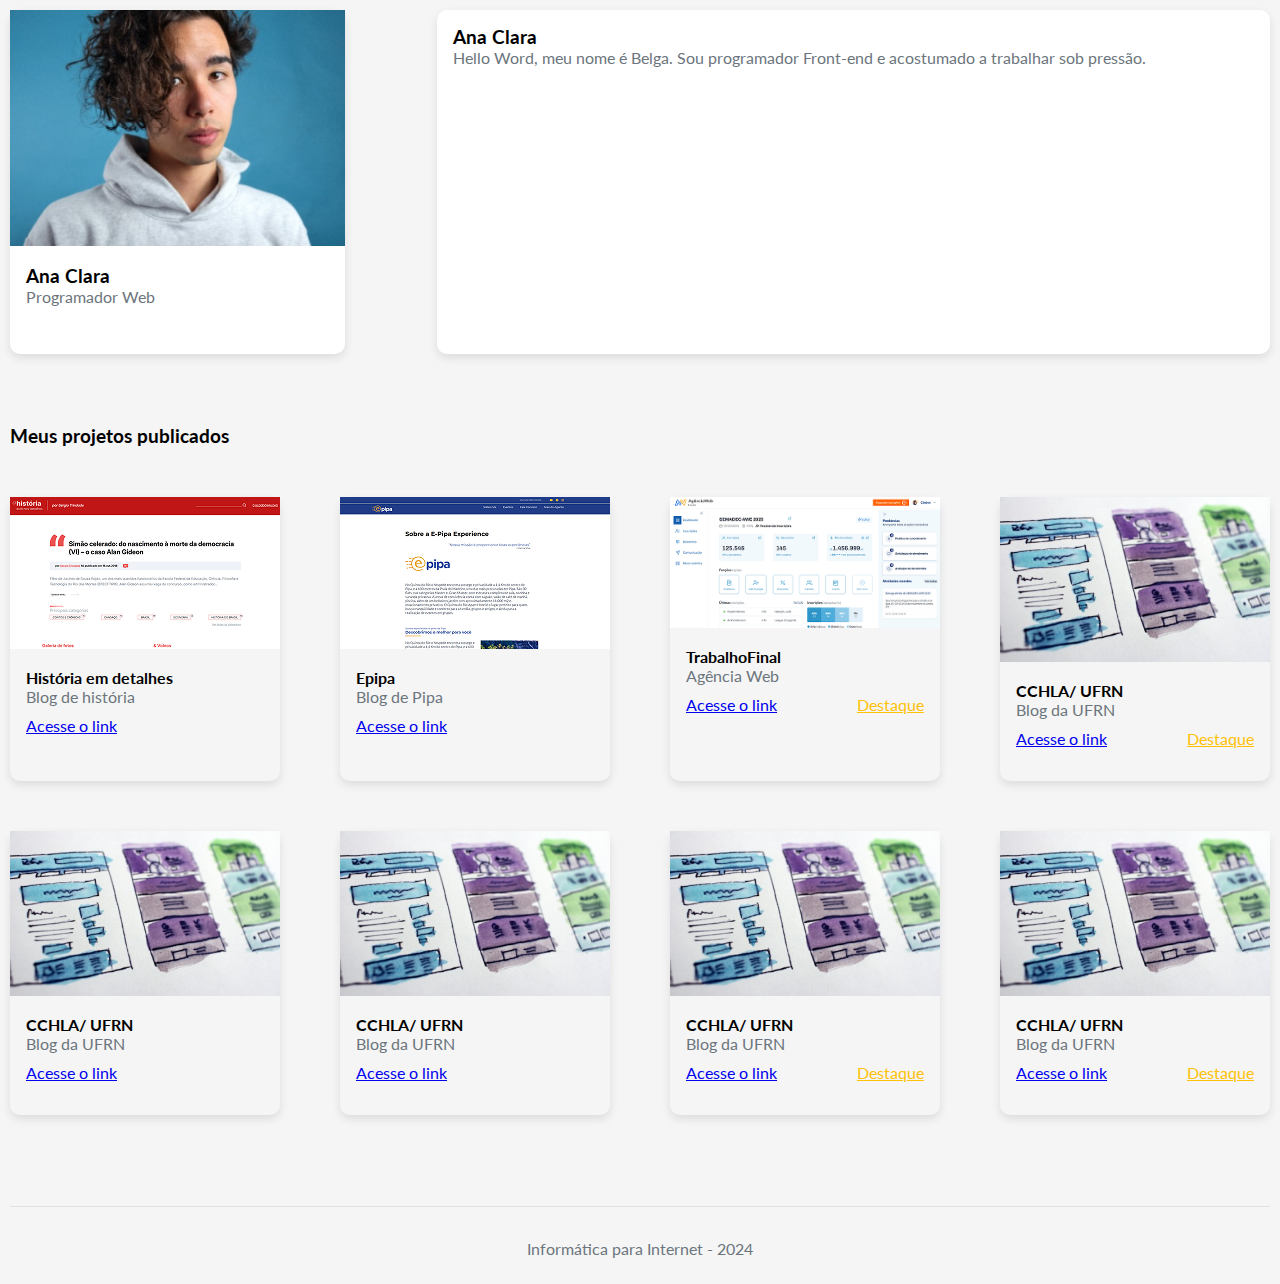
<file: index.html>
<!DOCTYPE html>
<html lang="en">
<head>
    <meta charset="UTF-8">
    <meta http-equiv="X-UA-Compatible" content="IE=edge">
    <meta name="viewport" content="width=device-width, initial-scale=1.0">
    <title>Portifólio- Ana Clara</title>
    <link rel="stylesheet" href="assets/style.css">
</head>
<body class="flex column container">
    <header class="flex">
        <div class="apresentacao">
            <img src="assets/img/foto.png" alt="">
            <div class="nome">
                <h3>Ana Clara</h3>
                <p>Programador Web</p>
            </div>
        </div>

        <div class="descricao">
            <h3>Ana Clara</h3>
            <p>Hello Word, meu nome é Belga. Sou programador Front-end e acostumado a trabalhar sob pressão.</p>
        </div>    
    </header>
    <main>
        <h3>Meus projetos publicados</h3>
        <section class="flex wrap espaco">
            <div class="sites">
                <img src="assets/img/historia.png" alt="">
                <span class="texto flex">
                    <h4>História em detalhes</h4>
                    <p>Blog de história</p>
                    <a href="assets/sites/historia/historia.html">Acesse o link</a>
                </span>
            </div>
            <div class="sites">
                <img src="assets/img/epipa.png" alt="">
                <span class="texto flex">
                    <h4>Epipa</h4>
                    <p>Blog de Pipa</p>
                    <a href="assets/sites/epipa/epipa.html">Acesse o link</a>
                </span>
            </div>
    
            <div class="sites">
                <img src="assets/img/TrabalhoFinal 1.png" alt="">
                <span class="texto flex">
                    <h4>TrabalhoFinal</h4>
                    <p>Agência Web</p>
                    <span class="flex">
                        <a href="#">Acesse o link</a>
                        <a class="Destaque" href="">Destaque</a>
                    </span>
                </span>
                
            </div>
    
            <div class="sites">
                <img src="assets/img/site.png" alt="">
                <span class="texto flex">
                    <h4>CCHLA/ UFRN</h4>
                    <p>Blog da UFRN</p>
                    <span class="flex">
                        <a href="#">Acesse o link</a>
                        <a class="Destaque" href="">Destaque</a>
                    </span>
                </span>
                
            </div>
    
            <div class="sites">
                <img src="assets/img/site.png" alt="">
                <span class="texto flex">
                    <h4>CCHLA/ UFRN</h4>
                    <p>Blog da UFRN</p>
                    <a href="#">Acesse o link</a>
                </span>
            </div>
    
            <div class="sites">
                <img src="assets/img/site.png" alt="">
                <span class="texto flex">
                    <h4>CCHLA/ UFRN</h4>
                    <p>Blog da UFRN</p>
                    <a href="#">Acesse o link</a>
                </span>
            </div>
    
            <div class="sites">
                <img src="assets/img/site.png" alt="">
                <span class="texto flex">
                    <h4>CCHLA/ UFRN</h4>
                    <p>Blog da UFRN</p>
                    <span class="flex">
                        <a href="#">Acesse o link</a>
                        <a class="Destaque" href="">Destaque</a>
                    </span>
                </span>
                
            </div>
    
            <div class="sites">
                <img src="assets/img/site.png" alt="">
                <span class="texto flex">
                    <h4>CCHLA/ UFRN</h4>
                    <p>Blog da UFRN</p>
                    <span class="flex">
                        <a href="#">Acesse o link</a>
                        <a class="Destaque" href="">Destaque</a>
                    </span>
                </span>
                
            </div>
        </section>
    </main>
    <footer class="flex">
        <p>Informática para Internet - 2024</p>
    </footer>
</body>
</html>
</file>
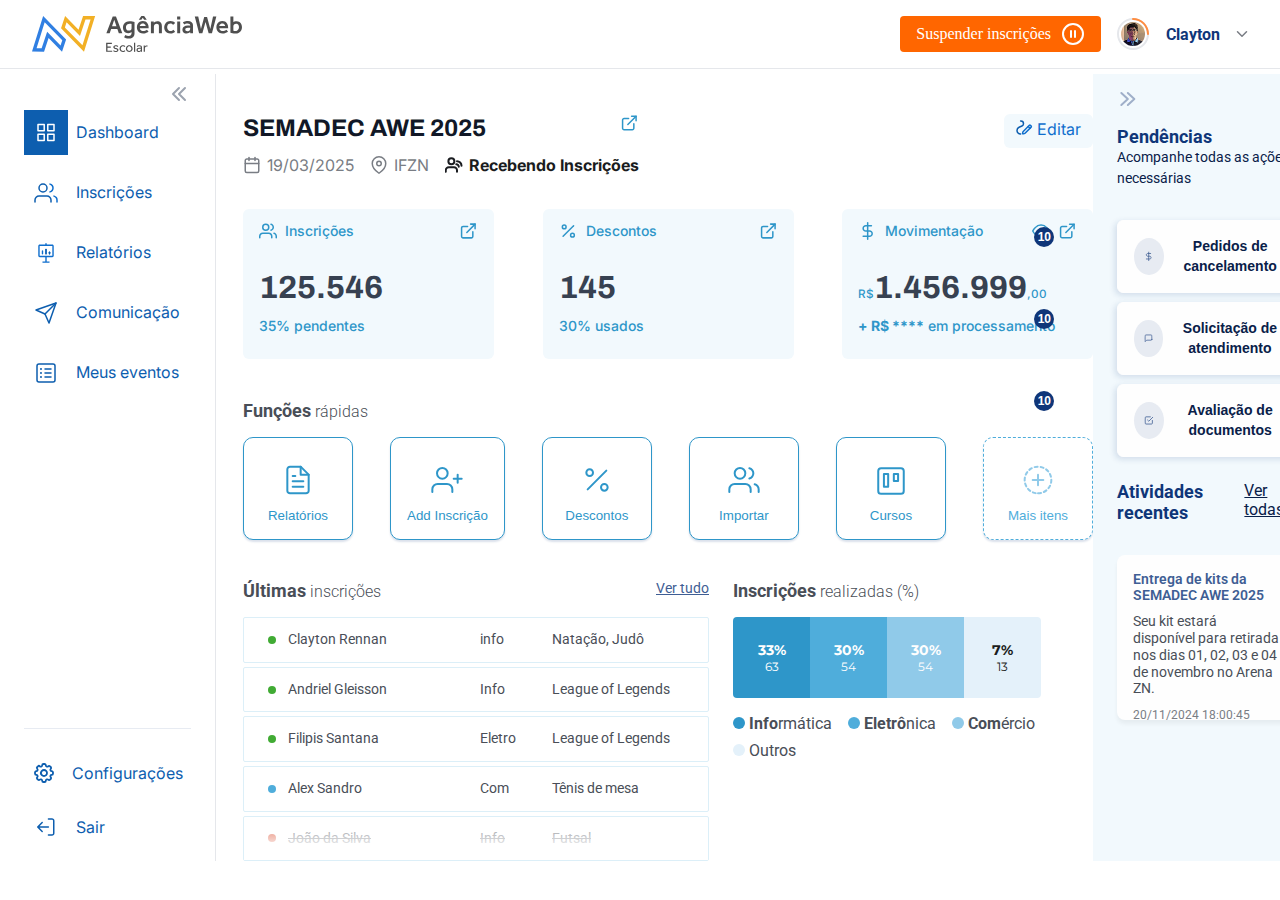
<file: assets/sites/TrabalhoFinal/index.html>
<!DOCTYPE html>
<html lang="en">
<head>
    <meta charset="UTF-8">
    <meta http-equiv="X-UA-Compatible" content="IE=edge">
    <meta name="viewport" content="width=device-width, initial-scale=1.0">
    <link rel="stylesheet" href="style.css">
    <title>Agência web</title>
</head>
<body>
    <header class="flex">
        <img src="img/logo.svg" alt="">
        <div class="flex funcoes">
            <div class="flex inscricao">
                <span>Suspender inscrições</span>
                <i><img src="img/pause-circle.svg" alt=""></i>
            </div>
            <div class="flex user">
                <svg xmlns="http://www.w3.org/2000/svg" width="32" height="32" viewBox="0 0 32 32" fill="none">
                    <defs>
                        <clipPath id="clip-circle">
                            <circle cx="16" cy="16" r="12"/>
                        </clipPath>
                    </defs>
                    <circle cx="16" cy="16" r="15" stroke="#E5E7EB" stroke-width="2"/>
                    <path d="M16 1.00001C17.9698 1.00001 19.9204 1.388 21.7402 2.14182C23.5601 2.89564 25.2137 4.00053 26.6066 5.39341C27.9995 6.78629 29.1044 8.43987 29.8582 10.2598C30.612 12.0796 31 14.0302 31 16" stroke="#FF8C40" stroke-width="2" stroke-linecap="round" stroke-linejoin="round"/>
                    <circle cx="16" cy="16" r="12" fill="#F3F4F6"/>
                    <image x="4" y="4" width="24" height="24" href="img/image.png" clip-path="url(#clip-circle)"/>
                </svg>
               <span>Clayton</span>
               <img src="img/chevron-down.svg" alt="">
            </div>
        </div>
    </header>
    <main class="flex">
        <aside class="flex barra_esquerda">
            <i><img src="img/sta_dupla.svg" alt=""></i>
            <div class="flex menus">
                <div class="navegacao flex">
                    <div class="flex item_menu dashboard">
                        <svg class="icon"xmlns="http://www.w3.org/2000/svg" width="24" height="25" viewBox="0 0 24 25" fill="none">
                            <path d="M10.2222 4.5H4V10.7222H10.2222V4.5Z" stroke="#0D5EAF" stroke-width="1.5" stroke-linecap="round" stroke-linejoin="round"/>
                            <path d="M20 4.5H13.7777V10.7222H20V4.5Z" stroke="#0D5EAF" stroke-width="1.5" stroke-linecap="round" stroke-linejoin="round"/>
                            <path d="M20 14.2778H13.7777V20.5H20V14.2778Z" stroke="#0D5EAF" stroke-width="1.5" stroke-linecap="round" stroke-linejoin="round"/>
                            <path d="M10.2222 14.2778H4V20.5H10.2222V14.2778Z" stroke="#0D5EAF" stroke-width="1.5" stroke-linecap="round" stroke-linejoin="round"/>
                            </svg>
                        <span>Dashboard</span>
                    </div>
                    <div class="flex item_menu">
                        <img src="img/users.svg" alt="">
                        <span>Inscrições</span>
                    </div>
                    <div class="flex item_menu">
                        <img src="img/report.svg" alt=""> 
                        <span>Relatórios</span>
                    </div>
                    <div class="flex item_menu">
                        <img src="img/send.svg" alt="">
                        <span>Comunicação</span>
                    </div>
                    <div class="flex item_menu">
                        <img src="img/Group.svg" alt="">
                        <span>Meus eventos</span>
                    </div>
                </div>
                <div class="flex menu_footer">
                    <div class="flex item_menu">
                        <img src="img/Group 427320022.svg" alt="">
                        <span>Configurações</span>
                    </div>
                    <div class="flex item_menu">
                        <img src="img/sair.svg" alt="">
                        <span>Sair</span>
                    </div>
                </div>
            </div>
        </aside>
        <section>
            <div class="flex header">
                <div>
                    <div class="flex top"> 
                        <h1>SEMADEC AWE 2025</h1>
                        <img src="img/external-link.svg" alt="">
                    </div>
                    <div class="dados flex">
                        <div class="flex">
                            <img src="img/calendar.svg" alt="">
                            <span>19/03/2025</span>
                        </div>
                        <div class="flex">
                            <img src="img/map-pin.svg" alt="">
                            <span>IFZN</span>
                        </div>
                        <div class="flex stroke">
                            <img src="img/user-check.svg" alt="">
                            <span>Recebendo Inscrições</span>
                        </div>
                    </div>
                </div>
                <div class="editar">
                    <img src="img/Group 427320024.svg" alt="">
                    <span>Editar</span>
                </div>
            </div>
            <div class="cards flex">
                <div class="flex card">
                    <div class="flex card_header">
                        <div class="flex">
                            <img src="img/users2.svg" alt="">
                            <span>Inscrições</span>
                        </div>
                        <img src="img/external-link.svg" alt="">
                    </div>
                    <div class="flex numeros">
                        <span class="numero">125.546</span>
                        <span>35% pendentes</span>
                    </div>
                </div>
                <div class="flex card">
                    <div class="flex card_header">
                        <div class="flex">
                            <img src="img/percent.svg" alt="">
                            <span>Descontos</span>
                        </div>
                        <img src="img/external-link.svg" alt="">
                    </div>
                    <div class="flex numeros">
                        <span class="numero">145</span>
                        <span>30% usados</span>
                    </div>
                </div>
                <div class="flex card">
                    <div class="flex card_header">
                        <div class="flex">
                            <img src="img/dollar-sign.svg" alt="">
                            <span>Movimentação</span>
                        </div>
                        <div class="flex rigth">
                            <img src="img/eye.svg" alt="">
                            <img src="img/external-link.svg" alt="">
                        </div>
                    </div>
                    <div class="flex numeros">
                        <span><small>R$</small><span class="numero">1.456.999</span><small>,00</small></span>
                        <span><strong>+ R$ ****</strong> em processamento</span>
                    </div>
                </div>
            </div>
            <div class="section_funcoes">
                <div class="flex funcao">
                    <h2>Funções <span>rápidas</span></h2>
                    <div class="flex botoes">
                        <button class="flex">
                            <svg xmlns="http://www.w3.org/2000/svg" width="32" height="32" viewBox="0 0 32 32" fill="none">
                                <path d="M18.6667 2.66672H8.00001C7.29277 2.66672 6.61449 2.94767 6.11439 3.44777C5.61429 3.94786 5.33334 4.62614 5.33334 5.33338V26.6667C5.33334 27.374 5.61429 28.0522 6.11439 28.5523C6.61449 29.0524 7.29277 29.3334 8.00001 29.3334H24C24.7073 29.3334 25.3855 29.0524 25.8856 28.5523C26.3857 28.0522 26.6667 27.374 26.6667 26.6667V10.6667L18.6667 2.66672Z" stroke="#2E96C9" stroke-width="2" stroke-linecap="round" stroke-linejoin="round"/>
                                <path d="M18.6667 2.66672V10.6667H26.6667" stroke="#2E96C9" stroke-width="2" stroke-linecap="round" stroke-linejoin="round"/>
                                <path d="M21.3334 17.3334H10.6667" stroke="#2E96C9" stroke-width="2" stroke-linecap="round" stroke-linejoin="round"/>
                                <path d="M21.3334 22.6667H10.6667" stroke="#2E96C9" stroke-width="2" stroke-linecap="round" stroke-linejoin="round"/>
                                <path d="M13.3334 12H12H10.6667" stroke="#2E96C9" stroke-width="2" stroke-linecap="round" stroke-linejoin="round"/>
                                </svg>
                            <span>Relatórios</span>
                        </button>
                        <button class="flex">
                            <svg xmlns="http://www.w3.org/2000/svg" width="32" height="32" viewBox="0 0 32 32" fill="none">
                                <path d="M21.3333 28V25.3333C21.3333 23.9188 20.7714 22.5623 19.7712 21.5621C18.7711 20.5619 17.4145 20 16 20H6.66668C5.25219 20 3.89563 20.5619 2.89544 21.5621C1.89525 22.5623 1.33334 23.9188 1.33334 25.3333V28" stroke="#2E96C9" stroke-width="2" stroke-linecap="round" stroke-linejoin="round"/>
                                <path d="M11.3333 14.6667C14.2789 14.6667 16.6667 12.2789 16.6667 9.33333C16.6667 6.38781 14.2789 4 11.3333 4C8.38781 4 6 6.38781 6 9.33333C6 12.2789 8.38781 14.6667 11.3333 14.6667Z" stroke="#2E96C9" stroke-width="2" stroke-linecap="round" stroke-linejoin="round"/>
                                <path d="M26.6667 10.6667V18.6667" stroke="#2E96C9" stroke-width="2" stroke-linecap="round" stroke-linejoin="round"/>
                                <path d="M30.6667 14.6667H22.6667" stroke="#2E96C9" stroke-width="2" stroke-linecap="round" stroke-linejoin="round"/>
                                </svg>
                            <span>Add Inscrição</span>
                        </button>
                        <button class="flex">
                            <svg xmlns="http://www.w3.org/2000/svg" width="32" height="32" viewBox="0 0 32 32" fill="none">
                                <path d="M25.3333 6.66666L6.66663 25.3333" stroke="#2E96C9" stroke-width="2" stroke-linecap="round" stroke-linejoin="round"/>
                                <path d="M8.66665 12C10.5076 12 12 10.5076 12 8.66668C12 6.82573 10.5076 5.33334 8.66665 5.33334C6.8257 5.33334 5.33331 6.82573 5.33331 8.66668C5.33331 10.5076 6.8257 12 8.66665 12Z" stroke="#2E96C9" stroke-width="2" stroke-linecap="round" stroke-linejoin="round"/>
                                <path d="M23.3333 26.6667C25.1743 26.6667 26.6667 25.1743 26.6667 23.3333C26.6667 21.4924 25.1743 20 23.3333 20C21.4924 20 20 21.4924 20 23.3333C20 25.1743 21.4924 26.6667 23.3333 26.6667Z" stroke="#2E96C9" stroke-width="2" stroke-linecap="round" stroke-linejoin="round"/>
                                </svg>
                            <span>Descontos</span>
                        </button>
                        <button class="flex">
                            <svg xmlns="http://www.w3.org/2000/svg" width="32" height="32" viewBox="0 0 32 32" fill="none">
                                <path d="M22.6666 28V25.3333C22.6666 23.9188 22.1047 22.5623 21.1045 21.5621C20.1044 20.5619 18.7478 20 17.3333 20H6.66665C5.25216 20 3.8956 20.5619 2.89541 21.5621C1.89522 22.5623 1.33331 23.9188 1.33331 25.3333V28" stroke="#2E96C9" stroke-width="2" stroke-linecap="round" stroke-linejoin="round"/>
                                <path d="M12 14.6667C14.9455 14.6667 17.3334 12.2789 17.3334 9.33333C17.3334 6.38781 14.9455 4 12 4C9.0545 4 6.66669 6.38781 6.66669 9.33333C6.66669 12.2789 9.0545 14.6667 12 14.6667Z" stroke="#2E96C9" stroke-width="2" stroke-linecap="round" stroke-linejoin="round"/>
                                <path d="M30.6667 28V25.3333C30.6658 24.1516 30.2725 23.0037 29.5485 22.0698C28.8245 21.1358 27.8109 20.4688 26.6667 20.1733" stroke="#2E96C9" stroke-width="2" stroke-linecap="round" stroke-linejoin="round"/>
                                <path d="M21.3333 4.17334C22.4805 4.46707 23.4974 5.13427 24.2235 6.06975C24.9496 7.00523 25.3438 8.15578 25.3438 9.34001C25.3438 10.5242 24.9496 11.6748 24.2235 12.6103C23.4974 13.5457 22.4805 14.2129 21.3333 14.5067" stroke="#2E96C9" stroke-width="2" stroke-linecap="round" stroke-linejoin="round"/>
                                </svg>
                            <span>Importar</span>
                        </button >
                        <button class="flex">
                            <svg xmlns="http://www.w3.org/2000/svg" width="34" height="34" viewBox="0 0 34 34" fill="none">
                                <path d="M26.9167 4.25H7.08333C5.51853 4.25 4.25 5.51853 4.25 7.08333V26.9167C4.25 28.4815 5.51853 29.75 7.08333 29.75H26.9167C28.4815 29.75 29.75 28.4815 29.75 26.9167V7.08333C29.75 5.51853 28.4815 4.25 26.9167 4.25Z" stroke="#2E96C9" stroke-width="2" stroke-linecap="round" stroke-linejoin="round"/>
                                <path d="M14.1667 9.91666H9.91669V22.6667H14.1667V9.91666Z" stroke="#2E96C9" stroke-width="2" stroke-linecap="round" stroke-linejoin="round"/>
                                <path d="M24.0833 9.91666H19.8333V17H24.0833V9.91666Z" stroke="#2E96C9" stroke-width="2" stroke-linecap="round" stroke-linejoin="round"/>
                                </svg>
                            <span>Cursos</span>
                        </button>
                        <button class="flex mais_itens">
                            <svg xmlns="http://www.w3.org/2000/svg" width="32" height="32" viewBox="0 0 32 32" fill="none">
                                <path d="M16 29.3334C23.3638 29.3334 29.3334 23.3638 29.3334 16C29.3334 8.63625 23.3638 2.66672 16 2.66672C8.63622 2.66672 2.66669 8.63625 2.66669 16C2.66669 23.3638 8.63622 29.3334 16 29.3334Z" stroke="#90CAE9" stroke-width="2" stroke-linecap="round" stroke-linejoin="round" stroke-dasharray="3 3"/>
                                <path d="M16 10.6667V21.3334" stroke="#90CAE9" stroke-width="2" stroke-linecap="round" stroke-linejoin="round"/>
                                <path d="M10.6667 16H21.3334" stroke="#90CAE9" stroke-width="2" stroke-linecap="round" stroke-linejoin="round"/>
                                </svg>
                            <span>Mais itens</span>
                        </button>
                    </div>
                </div>
                <div class="flex area">
                    <div class="flex inscricoes_recentes">
                        <div class="flex ultimas_inscricoes">
                            <h2>Últimas <span>inscrições</span></h2>
                            <a href="">Ver tudo</a>
                        </div>
                        <div class="flex linha">
                            <div class="flex">
                                <svg xmlns="http://www.w3.org/2000/svg" width="8" height="8" viewBox="0 0 8 8" fill="none">
                                    <circle cx="4" cy="4" r="4" fill="#41AB34"/>
                                    </svg>
                                <span class="nome">Clayton Rennan</span>
                                <span class="curso">info</span>
                                <span class="modalidade">Natação, Judô</span>
                            </div>
                            <div class="flex">
                                <svg xmlns="http://www.w3.org/2000/svg" width="8" height="8" viewBox="0 0 8 8" fill="none">
                                    <circle cx="4" cy="4" r="4" fill="#41AB34"/>
                                    </svg>
                                <span class="nome">Andriel Gleisson</span>
                                <span class="curso">Info</span>
                                <span class="modalidade">League of Legends</span>
                            </div>
                            <div class="flex">
                                <svg xmlns="http://www.w3.org/2000/svg" width="8" height="8" viewBox="0 0 8 8" fill="none">
                                    <circle cx="4" cy="4" r="4" fill="#41AB34"/>
                                    </svg>
                                <span class="nome">Filipis Santana</span>
                                <span class="curso">Eletro</span>
                                <span class="modalidade">League of Legends</span>
                            </div>
                            <div class="flex">
                                <svg xmlns="http://www.w3.org/2000/svg" width="8" height="8" viewBox="0 0 8 8" fill="none">
                                    <circle cx="4" cy="4" r="4" fill="#4FADDB"/>
                                    </svg>
                                <span class="nome">Alex Sandro</span>
                                <span class="curso">Com</span>
                                <span class="modalidade">Tênis de mesa</span>
                            </div>
                            <div class="flex eliminado">
                                <svg xmlns="http://www.w3.org/2000/svg" width="8" height="8" viewBox="0 0 8 8" fill="none">
                                    <circle cx="4" cy="4" r="4" fill="#D42C07"/>
                                    </svg>
                                <span class="nome">João da Silva</span>
                                <span class="curso">Info</span>
                                <span class="modalidade">Futsal</span>
                            </div>
                        </div>
                    </div>
                    <div class="flex inscricoes">
                        <h2>Inscrições <span>realizadas (%)</span></h2>
                        <div class="grafico flex"> 
                            <div class="flex item _33">
                                <span>33%</span>
                                <small>63</small>
                            </div>
                            <div class="flex item _30_1">
                                <span>30%</span>
                                <small>54</small>
                            </div>
                            <div class="flex item _30_2">
                                <span>30%</span>
                                <small>54</small>
                            </div>
                            <div class="flex item _7">
                                <span>7%</span>
                                <small>13</small>
                            </div>
                        </div>
                        <div class="legenda flex">
                            <div>
                                <svg xmlns="http://www.w3.org/2000/svg" width="12" height="12" viewBox="0 0 12 12" fill="none">
                                    <circle cx="6" cy="6" r="6" fill="#2E96C9"/>
                                    </svg>
                                <span><strong>Info</strong>rmática</span>
                            </div>
                            <div>
                                <svg xmlns="http://www.w3.org/2000/svg" width="12" height="12" viewBox="0 0 12 12" fill="none">
                                    <circle cx="6" cy="6" r="6" fill="#4FADDB"/>
                                    </svg>
                                <span><strong>Eletrô</strong>nica</span>
                                
                            </div>
                            <div>
                                <svg xmlns="http://www.w3.org/2000/svg" width="12" height="12" viewBox="0 0 12 12" fill="none">
                                    <circle cx="6" cy="6" r="6" fill="#90CAE9"/>
                                    </svg>
                                <span><strong>Com</strong>ércio</span>
                            </div>
                            <div>
                                <svg xmlns="http://www.w3.org/2000/svg" width="12" height="12" viewBox="0 0 12 12" fill="none">
                                    <circle cx="6" cy="6" r="6" fill="#E4F1FA"/>
                                    </svg>
                                <span>Outros</span>
                            </div>
                        </div>
                    </div>
                </div>
            </div>
        </section>
        <aside class="flex barra_direita">
            <i><img src="img/chevron-left.svg" alt=""></i>
            <div class="margem">
                <h2>Pendências</h2>
                <span>Acompanhe todas as ações necessárias</span>
            </div>
            <div class="flex tarefas_list">
                <button class="flex">
                    <svg xmlns="http://www.w3.org/2000/svg" width="17" height="17" viewBox="0 0 17 17" fill="none">
                        <g clip-path="url(#clip0_0_1757)">
                        <path d="M8.05261 0.671021V15.4342" stroke="#3F5E94" stroke-width="1.34211" stroke-linecap="round" stroke-linejoin="round"/>
                        <path d="M11.4079 3.35515H6.37505C5.75214 3.35515 5.15474 3.6026 4.71428 4.04306C4.27382 4.48353 4.02637 5.08092 4.02637 5.70383C4.02637 6.32674 4.27382 6.92414 4.71428 7.3646C5.15474 7.80507 5.75214 8.05252 6.37505 8.05252H9.73031C10.3532 8.05252 10.9506 8.29997 11.3911 8.74043C11.8315 9.18089 12.079 9.77829 12.079 10.4012C12.079 11.0241 11.8315 11.6215 11.3911 12.062C10.9506 12.5024 10.3532 12.7499 9.73031 12.7499H4.02637" stroke="#3F5E94" stroke-width="1.34211" stroke-linecap="round" stroke-linejoin="round"/>
                        </g>
                        <defs>
                        <clipPath id="clip0_0_1757">
                        <rect width="16.1053" height="16.1053" fill="white"/>
                        </clipPath>
                        </defs>
                    </svg>
                    <span class="flex notificacao">10</span>
                    <span>Pedidos de cancelamento</span>
                </button>
                <button class="flex">
                    <svg xmlns="http://www.w3.org/2000/svg" width="17" height="17" viewBox="0 0 17 17" fill="none">
                        <path d="M14.0921 10.171C14.0921 10.527 13.9507 10.8684 13.699 11.1201C13.4473 11.3717 13.106 11.5131 12.75 11.5131H4.69739L2.01318 14.1974V3.46051C2.01318 3.10457 2.15458 2.7632 2.40628 2.5115C2.65797 2.25981 2.99934 2.11841 3.35529 2.11841H12.75C13.106 2.11841 13.4473 2.25981 13.699 2.5115C13.9507 2.7632 14.0921 3.10457 14.0921 3.46051V10.171Z" stroke="#3F5E94" stroke-width="1.34211" stroke-linecap="round" stroke-linejoin="round"/>
                    </svg>
                    <span class="flex notificacao">10</span>
                    <span>Solicitação de atendimento</span>
                </button>
                <button class="flex">
                    <svg xmlns="http://www.w3.org/2000/svg" width="17" height="17" viewBox="0 0 17 17" fill="none">
                        <path d="M6.14624 7.72259L8.19499 9.77134L15.0242 2.94217" stroke="#3F5E94" stroke-width="1.36583" stroke-linecap="round" stroke-linejoin="round"/>
                        <path d="M14.3412 8.4055V13.1859C14.3412 13.5482 14.1973 13.8956 13.9412 14.1517C13.685 14.4078 13.3376 14.5517 12.9754 14.5517H3.41454C3.0523 14.5517 2.70489 14.4078 2.44875 14.1517C2.19261 13.8956 2.04871 13.5482 2.04871 13.1859V3.62508C2.04871 3.26284 2.19261 2.91543 2.44875 2.65929C2.70489 2.40315 3.0523 2.25925 3.41454 2.25925H10.9266" stroke="#3F5E94" stroke-width="1.36583" stroke-linecap="round" stroke-linejoin="round"/>
                    </svg>
                    <span class="flex notificacao">10</span>
                    <span>Avaliação de documentos</span>
                </button>
            </div>
            <div class="flex t_atividades margem">
                <h2>Atividades recentes</h2>
                <a href="">Ver todas</a>
            </div>
            <div class="flex atividade">
                <h3>Entrega de kits da SEMADEC AWE 2025</h3>
                <p>Seu kit estará disponível para retirada nos dias 01, 02, 03 e 04 de novembro no Arena ZN.</p>
                <span>20/11/2024 18:00:45</span>
            </div>
        </aside>
    </main>
    <footer></footer>
</body>
</html>
</file>
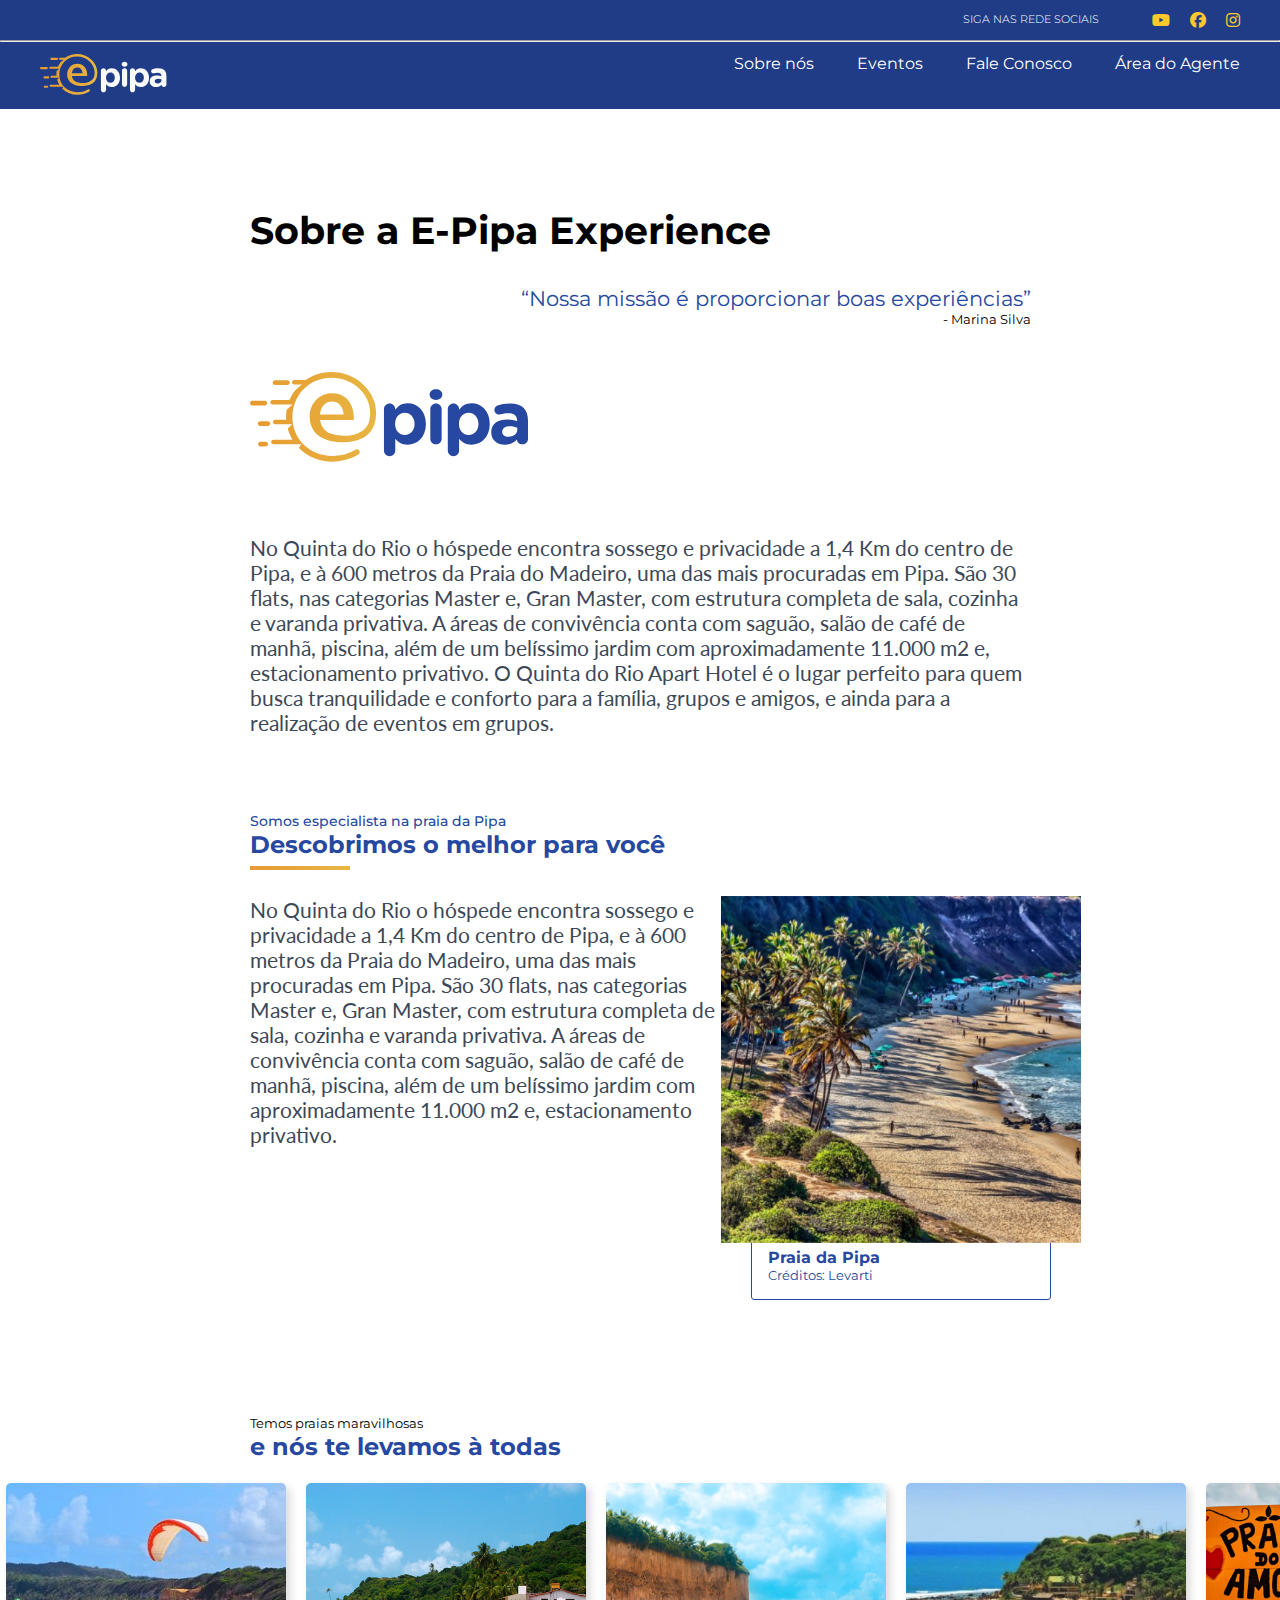
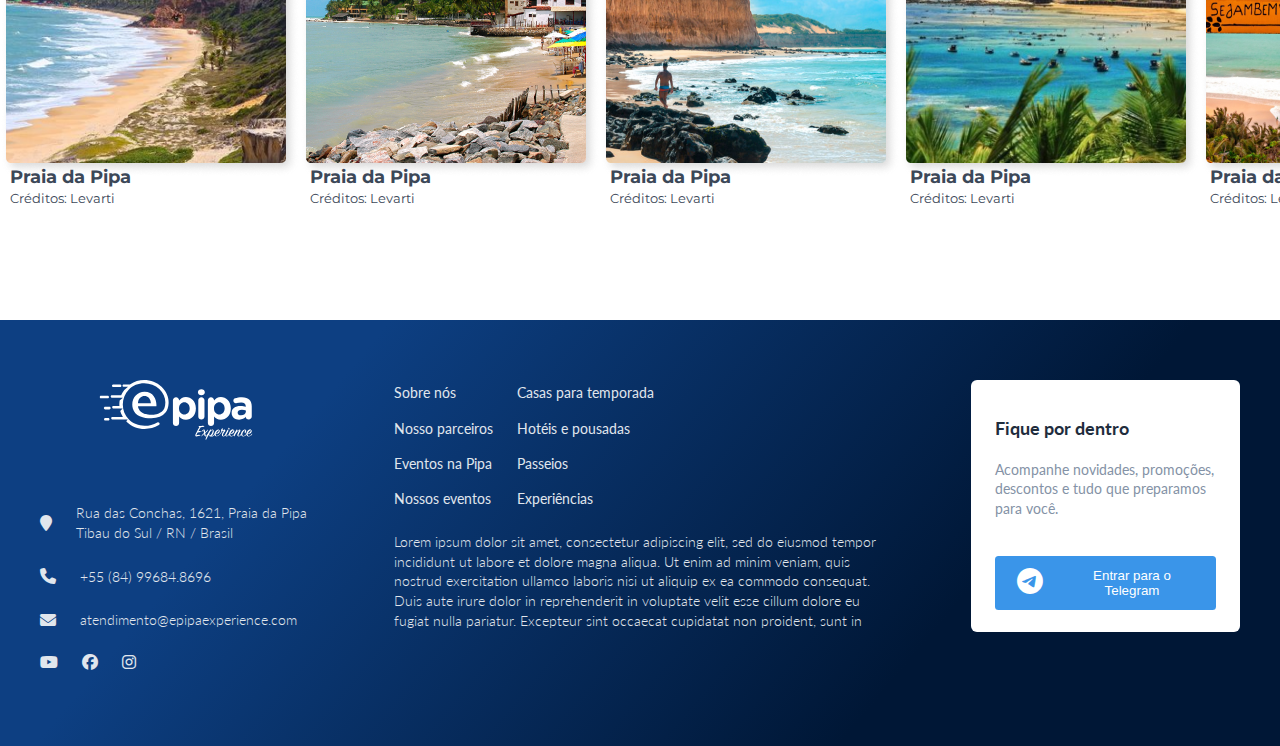
<file: assets/sites/epipa/epipa.html>
<!DOCTYPE html>
<html lang="en">

<head>
    <meta charset="UTF-8">
    <meta http-equiv="X-UA-Compatible" content="IE=edge">
    <meta name="viewport" content="width=device-width, initial-scale=1.0">
    <link rel="stylesheet" href="https://cdnjs.cloudflare.com/ajax/libs/font-awesome/6.4.2/css/all.min.css">
    <link rel="stylesheet" href="epipa.css">
    <title>Epipa</title>
</head>
<body>
    <header>
        <div class="flex seguir containerhf">
            <p>SIGA NAS REDE SOCIAIS</p>
            <menu class="flex">
                <i class="fa-brands fa-youtube"></i>
                <i class="fa-brands fa-facebook"></i>
                <i class="fa-brands fa-instagram"></i>
            </menu>
        </div>
        <hr>
        <div class="flex header2 containerhf">
            <div>
                <img src="img/epipa.svg" alt="">
            </div>
            <nav>
                <menu class="flex menu2">
                    <a href="">Sobre nós</a>
                    <a href="">Eventos</a>
                    <a href="">Fale Conosco</a>
                    <a href="">Área do Agente</a>
                </menu>
            </nav>
            <div class="barras flex">
                <img src="img/barras.svg" alt="">
            </div>
        </div>
        
    </header>
    <main>
        <section class="container2">
            <h1>Sobre a E-Pipa Experience</h1>
            <div class="flex subtitulo">
                <h3>“Nossa missão é proporcionar boas experiências”</h3>
                <small>- Marina Silva</small>
            </div>
            <div >
                <img src="img/epipagrande.svg" alt="">
            </div>
            <p class="textoprincipal">No Quinta do Rio o hóspede encontra sossego e privacidade a 1,4 Km do centro de Pipa, e à 600 metros da Praia
                do Madeiro, uma das mais procuradas em Pipa. São 30 flats, nas categorias Master e, Gran Master, com
                estrutura completa de sala, cozinha e varanda privativa. A áreas de convivência conta com saguão, salão de
                café de manhã, piscina, além de um belíssimo jardim com aproximadamente 11.000 m2 e, estacionamento
                privativo. O Quinta do Rio Apart Hotel é o lugar perfeito para quem busca tranquilidade e conforto para a
                família, grupos e amigos, e ainda para a realização de eventos em grupos.</p>
            <section class="especialidades flex">
                <div>
                    <small class="especialistas">Somos especialista na praia da Pipa</small>
                    <h2>Descobrimos o melhor para você</h2>
                    <div class="barra"></div>
                </div>
                <div class="coluna flex">
                    <p class="pipa">No Quinta do Rio o hóspede encontra sossego e privacidade a 1,4 Km do centro de Pipa, e à 600 metros
                        da Praia do Madeiro, uma das mais procuradas em Pipa. São 30 flats, nas categorias Master e, Gran
                        Master, com estrutura completa de sala, cozinha e varanda privativa. A áreas de convivência conta
                        com saguão, salão de café de manhã, piscina, além de um belíssimo jardim com aproximadamente 11.000
                        m2 e, estacionamento privativo.</p>
                    <div class="imagem flex">
                        <a href="#" class="card">
                            <figure>
                                <img src="img/image 22 (1).png" alt="">
                                <figcaption class="legenda">
                                    <div class=d-block><b>Praia da Pipa</b></div>
                                    <small class=d-block>Créditos: Levarti</small>        
                                </figcaption>
                            </figure>
                        </a>
                    </div>
                </div>
            </section>
        </section>
        <section>
            <div class="container2">
                <small>Temos praias maravilhosas</small>
                <h2>e nós te levamos à todas</h2>
                <div></div>
            </div>
            <section class="flex container">
                <div>
                    <img src="img/image 26.png" alt="">
                    <div class="legendas">
                        <div>Praia da Pipa</div>
                        <small>Créditos: Levarti</small>
                    </div>
                </div>
                <div>
                    <img src="img/image 23.png" alt="">
                    <div class="legendas">
                        <div>Praia da Pipa</div>
                        <small>Créditos: Levarti</small>
                    </div>
                </div>
                <div>
                    <img src="img/image 24.png" alt="">
                    <div class="legendas">
                        <div>Praia da Pipa</div>
                        <small>Créditos: Levarti</small>
                    </div>
                </div>
                <div>
                    <img src="img/image 25.png" alt="">
                    <div class="legendas">
                        <div>Praia da Pipa</div>
                        <small>Créditos: Levarti</small>
                    </div>
                </div>
                <div>
                    <img src="img/image 27.png" alt="">
                    <div class="legendas">
                        <div>Praia da Pipa</div>
                        <small>Créditos: Levarti</small>
                    </div>
                </div>
            </section>
        </section>

    </main>
    <footer >
        <div class="flex containerhf">
            <div class="experience flex">
                <img src="img/epipa2.svg" alt="">
                <div>
                    <ul class="flex">
                        <li class="flex">
                            <i class="fa-solid fa-location-pin"></i>
                            <span>Rua das Conchas, 1621, Praia da Pipa
                            Tibau do Sul / RN / Brasil</span>
                        </li>
                        <li class="flex">
                            <i class="fa-solid fa-phone"></i>
                            <span>+55 (84) 99684.8696</span>
                        </li>
                        <li class="flex">
                            <i class="fa-solid fa-envelope"></i>
                            <span>atendimento@epipaexperience.com</span>
                        </li>
                        <li class="flex">
                            <i class="fa-brands fa-youtube"></i>
                            <i class="fa-brands fa-facebook"></i>
                            <i class="fa-brands fa-instagram"></i> 
                        </li>
                    </ul>
                </div>
            </div>
            <div class="flex informacoes">
                <div class="links flex">
                    <div class="link flex">
                        <a href="">Sobre nós</a>
                        <a href="">Nosso parceiros</a>
                        <a href="">Eventos na Pipa</a>
                        <a href="">Nossos eventos</a>
                    </div>
                    <div class="link flex">
                        <a href="">Casas para temporada</a>
                        <a href="">Hotéis e pousadas</a>
                        <a href="">Passeios</a>
                        <a href="">Experiências</a>
                    </div>
                </div>
                <div>
                    <p>Lorem ipsum dolor sit amet, consectetur adipiscing elit, sed do eiusmod tempor incididunt ut labore et dolore magna aliqua. Ut enim ad minim veniam, quis nostrud exercitation ullamco laboris nisi ut aliquip ex ea commodo consequat. Duis aute irure dolor in reprehenderit in voluptate velit esse cillum dolore eu fugiat nulla pariatur. Excepteur sint occaecat cupidatat non proident, sunt in </p>
                </div>
            </div>
            <div class="card2 flex">
                <div class="cardtexto flex">
                    <h4>Fique por dentro</h4>
                    <p>Acompanhe novidades, promoções, descontos e tudo que preparamos para você.
                    </p>
                </div>
                <button class="flex">
                    <i class="fa-brands fa-2x fa-telegram"></i><span>Entrar para o Telegram</span>
                </button>
            </div>
        </div>

    </footer>
</body>

</html>
</file>
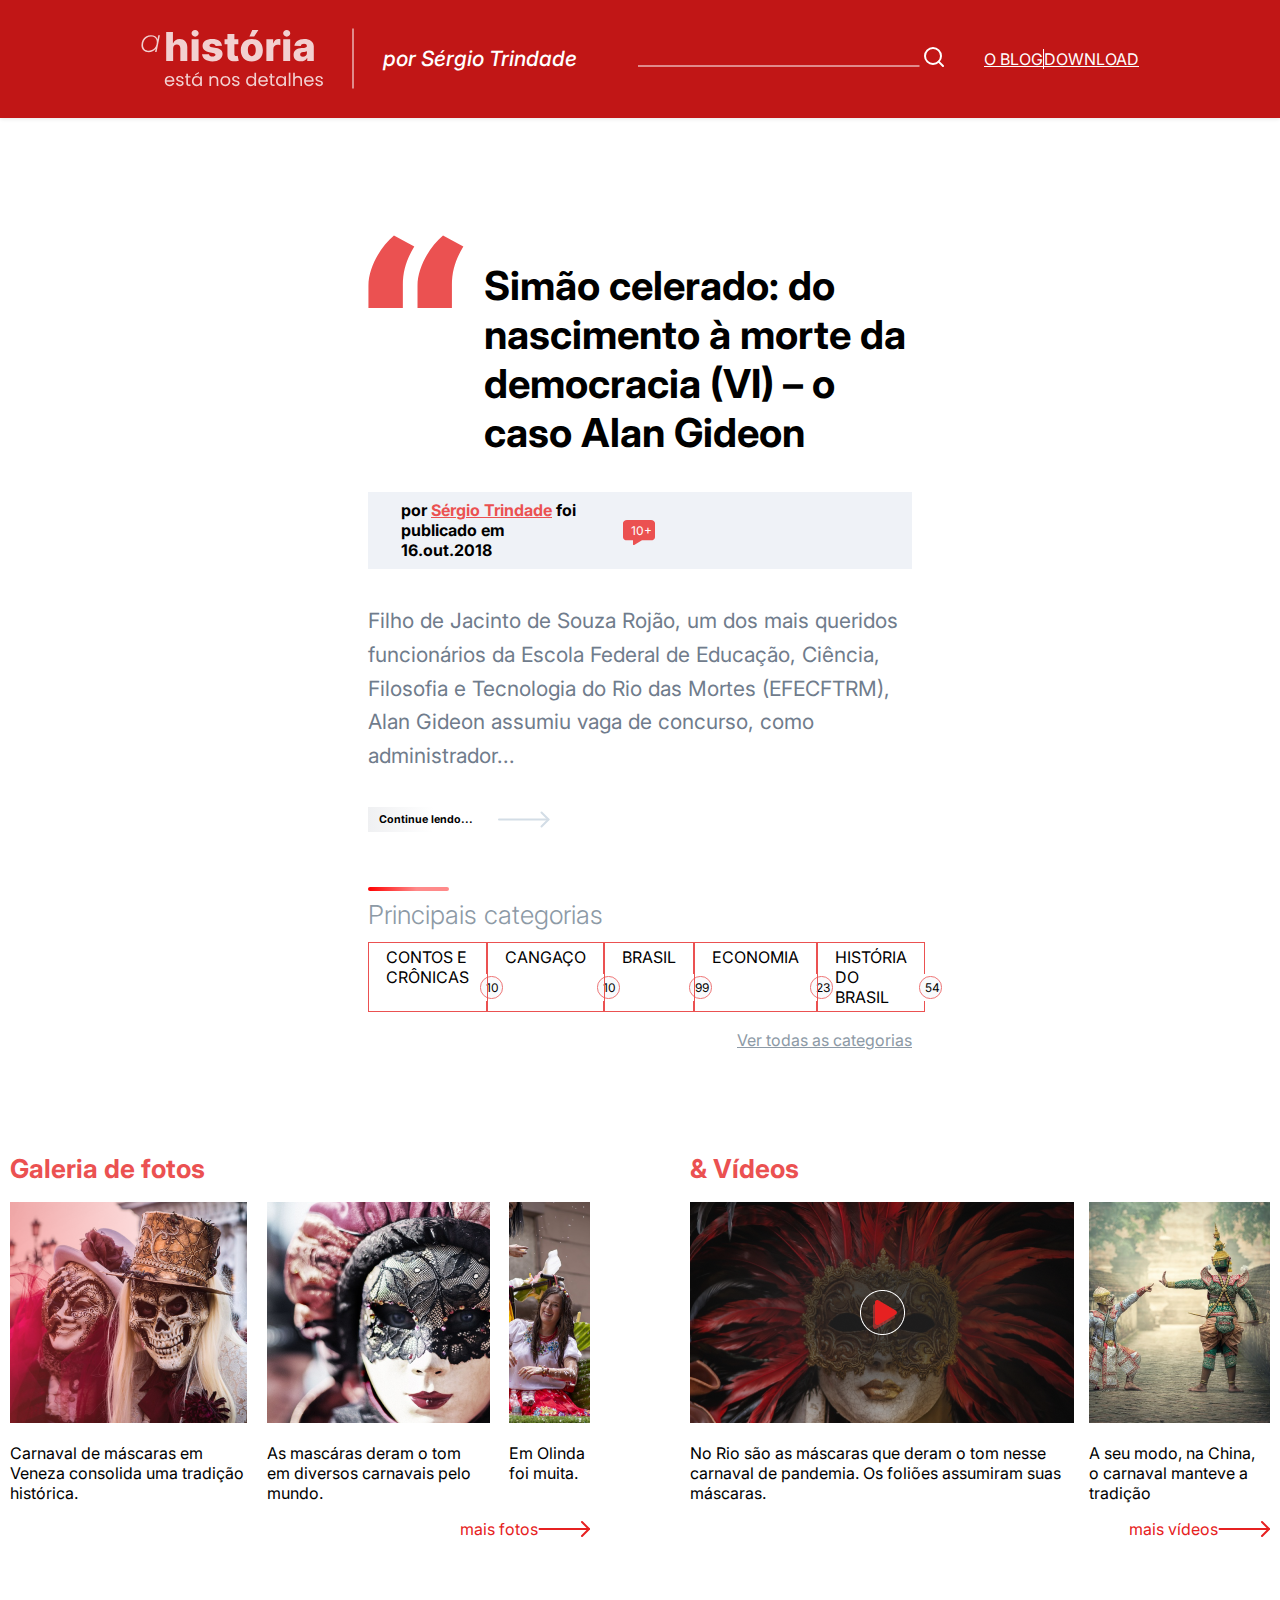
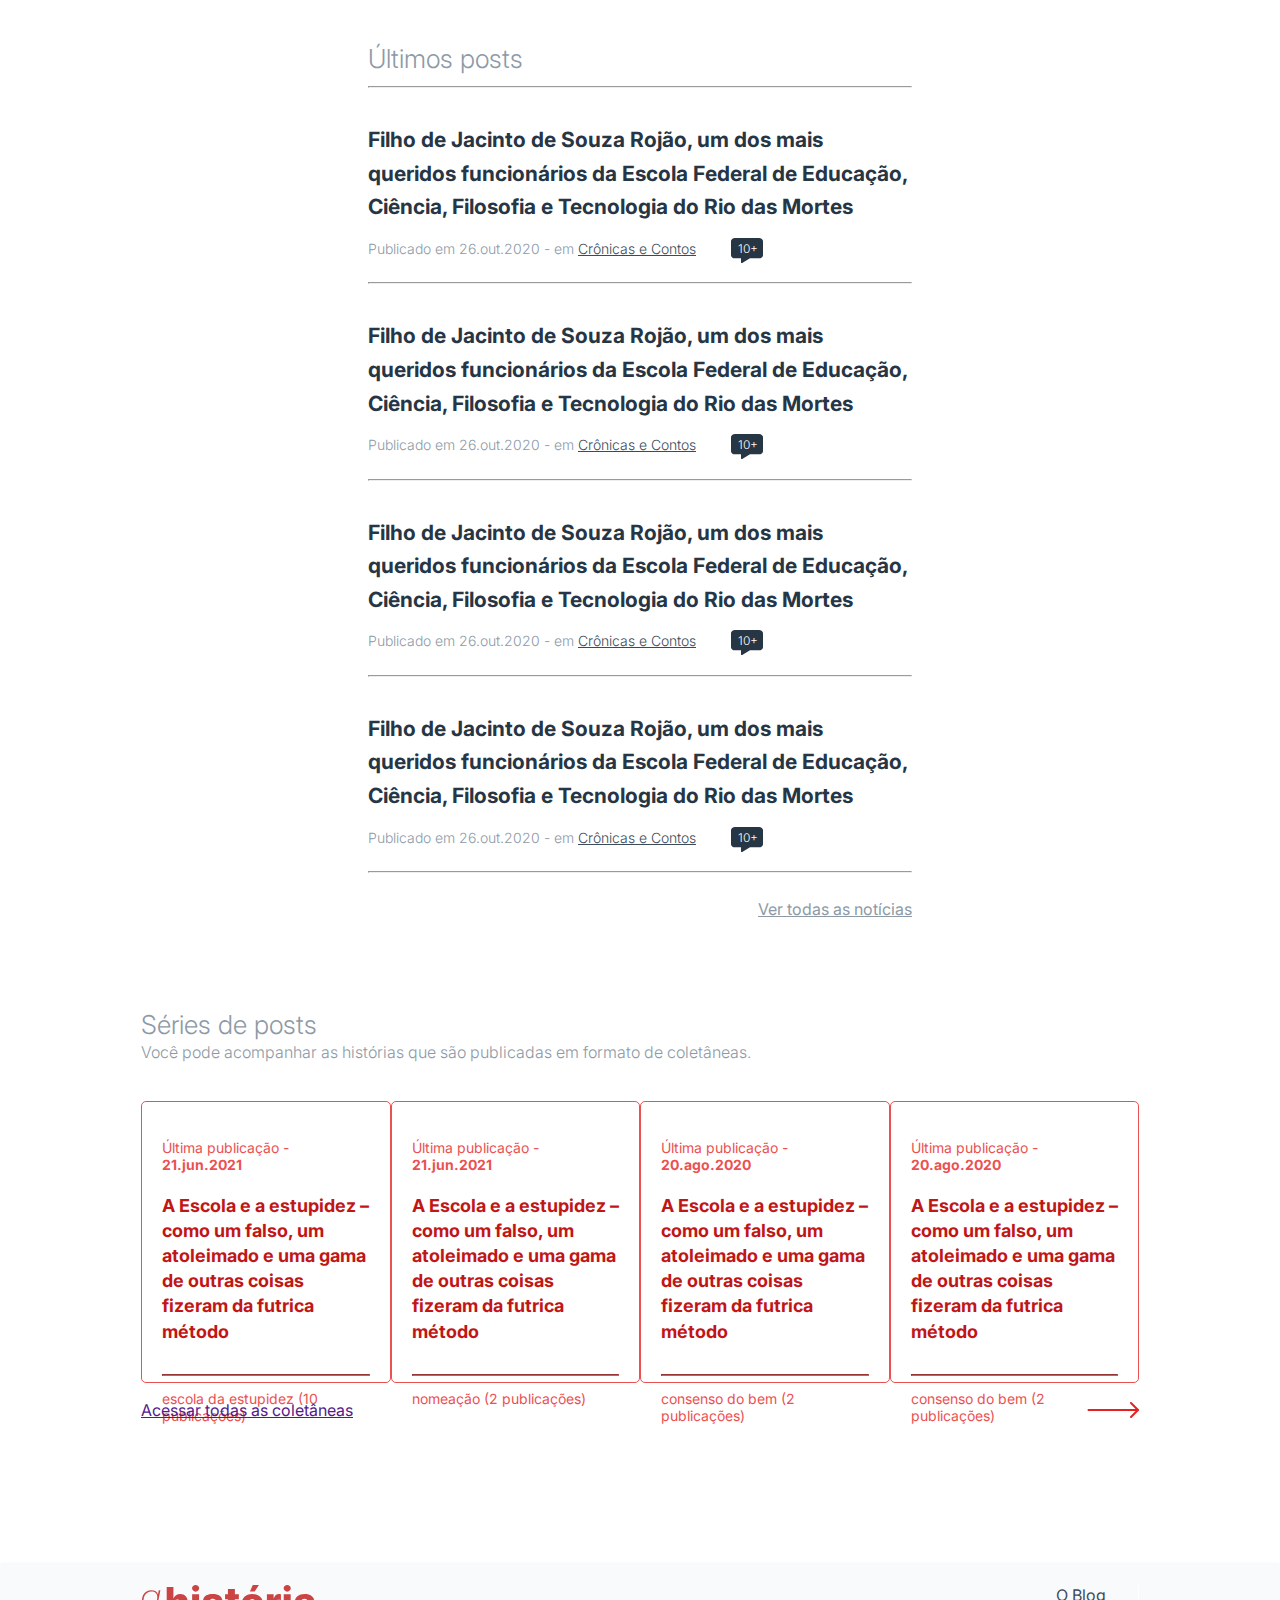
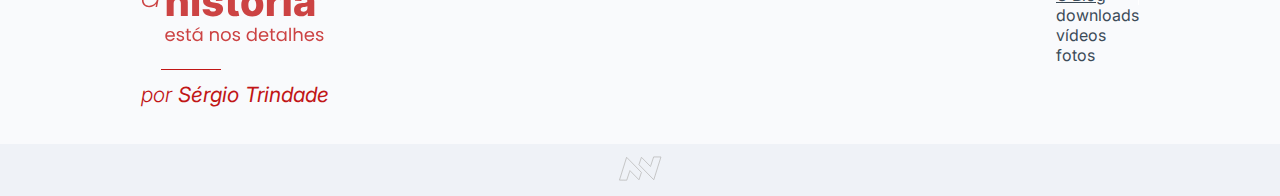
<file: assets/sites/historia/historia.html>
<!DOCTYPE html>
<html lang="en">
<head>
    <meta charset="UTF-8">
    <meta http-equiv="X-UA-Compatible" content="IE=edge">
    <meta name="viewport" content="width=device-width, initial-scale=1.0">
    <link rel="stylesheet" href="historia.css">
    <title>História em Detalhes</title>
</head>
<body>
    <header class="flex container">
        <div class="flex a_icenter site">
            <img src="img/titulo.svg" alt="">
            <span></span>
            <h3>por Sérgio  Trindade</h3>
        </div>
        <section class="flex a_icenter">
            <div class="pesquisar">
                <img class="linha"src="img/linha.svg" alt="">
                </span><img src="img/pesquisar.svg" alt="">
            </div>
            <menu class="flex a_icenter">
                <a href="" class="blog">O Blog</a>
                <a href="">download</a>
            </menu>
        </section>
    </header>
    <main class="container">
        <section>
            <div class="flex titulo pading">
                <img src="img/aspas.svg" alt="">
                <h1>Simão celerado: do nascimento à morte da democracia (VI) – o caso Alan Gideon</h1>
            </div>
            <div class="pading subtitulo">
                <span class="flex background">
                    <h6>por <a href="">Sérgio Trindade</a> <span class="data">foi publicado em 16.out.2018</span></h6>
                    <p class="notificacao">10+</p>
                </span>
                <h5>Filho de Jacinto de Souza Rojão, um dos mais queridos funcionários da Escola Federal de Educação, Ciência, Filosofia e Tecnologia do Rio das Mortes (EFECFTRM), Alan Gideon assumiu vaga de concurso, como administrador...</h5>
                <div class="continuar flex">
                    <h6>Continue lendo...</h6>
                    <img src="img/seta.svg" alt="">
                </div>
                <div class="barra_vermelha"></div>
                <h3>Principais categorias</h3>
                <div class="flex categorias">
                    <a class="categoria">CONTOS E CRÔNICAS <span>10</span></a>
                    <a class="categoria">CANGAÇO <span>10</span></a>
                    <a class="categoria">BRASIL <span>99</span></a>
                    <a class="categoria">ECONOMIA <span>23</span></a>
                    <a class="categoria">HISTÓRIA DO BRASIL <span>54</span></a>
                </div>
            </div>
            <div class="flex ver_categoria pading"><a  class="" href="">Ver todas as categorias</a></div>
        </section>
        <section>
            <div class="flex galerias">
                <div>
                    <h3>Galeria de fotos</h3>
                    <div class="flex galeria">
                        <div>
                            <img src="img/caveira.png" alt="">
                            <p class="caveira">Carnaval de máscaras em Veneza consolida uma tradição histórica.</p>
                        </div>
                        <div>
                            <img src="img/máscara.png" alt="">
                            <p class="mascara">As mascáras deram o tom em diversos carnavais pelo mundo.</p>
                        </div>
                        <div>
                            <img src="img/olinda.png" alt="">
                            <p class="olinda">Em Olinda foi muita.</p>
                        </div>
                    </div>
                    <span class="flex midia"><a class="red" href="">mais fotos</a><img src="img/seta_vermelha.svg" alt=""></span>
                </div>
                <div>
                    <h3>& Vídeos</h3>
                    <div class="flex galeria">
                        <div>
                            <img src="img/video.png" alt="">
                            <p class="video">No Rio são as máscaras que deram o tom nesse carnaval de pandemia. Os foliões assumiram suas máscaras.</p>
                        </div>
                        <div>
                            <img src="img/china.png" alt="">
                            <p class="china">A seu modo, na China, o carnaval manteve a tradição</p>
                        </div>
                    </div>
                    <span class="flex midia"><a class="red" href="">mais vídeos</a><img src="img/seta_vermelha.svg" alt=""></span>
                </div>
            </div>
        <section class="pading">
            <h3>Últimos posts</h3>
            <hr>
            <article>
                <h5>Filho de Jacinto de Souza Rojão, um dos mais queridos funcionários da Escola Federal de Educação, Ciência, Filosofia e Tecnologia do Rio das Mortes</h5>
                <div class="flex a_icenter">
                    <p>Publicado em 26.out.2020 - em <a href="#">Crônicas e Contos</a></p>
                    <span><p class="notificacao2">10+</p></span></div>
            </article>
            <hr>
            <article>
                <h5>Filho de Jacinto de Souza Rojão, um dos mais queridos funcionários da Escola Federal de Educação, Ciência, Filosofia e Tecnologia do Rio das Mortes</h5>
                <div class="flex a_icenter">
                    <p>Publicado em 26.out.2020 - em <a href="#">Crônicas e Contos</a></p>
                    <span><p class="notificacao2">10+</p></span></div>
            </article>
            <hr>
            <article>
                <h5>Filho de Jacinto de Souza Rojão, um dos mais queridos funcionários da Escola Federal de Educação, Ciência, Filosofia e Tecnologia do Rio das Mortes</h5>
                <div class="flex a_icenter">
                    <p>Publicado em 26.out.2020 - em <a href="#">Crônicas e Contos</a></p>
                    <span><p class="notificacao2">10+</p></span></div>
            </article>
            <hr>
            <article>
                <h5>Filho de Jacinto de Souza Rojão, um dos mais queridos funcionários da Escola Federal de Educação, Ciência, Filosofia e Tecnologia do Rio das Mortes</h5>
                <div class="flex a_icenter">
                    <p>Publicado em 26.out.2020 - em <a href="#">Crônicas e Contos</a></p>
                    <span><p class="notificacao2">10+</p></span></div>
            </article>
            <hr>
            <span class="flex midia ver_categoria">
                <a href="">Ver todas as notícias</a>
            </span>
        </section>
        <section>
            <h3 class="tpost">Séries de posts</h3>
            <p class="stpost">Você pode acompanhar as histórias que são publicadas em formato de coletâneas.</p>
            <div class="flex posts">
                <div class="post">
                    <p>Última publicação - <b>21.jun.2021</b></p>
                    <h6>A Escola e a estupidez – como um falso, um atoleimado e uma gama de outras coisas fizeram da futrica método</h6>
                    <hr>
                    <p>escola da estupidez (10 publicações)</p>
                </div>
                <div class="post">
                    <p>Última publicação - <b>21.jun.2021</b></p>
                    <h6>A Escola e a estupidez – como um falso, um atoleimado e uma gama de outras coisas fizeram da futrica método</h6>
                    <hr>
                    <p>nomeação (2 publicações)</p>
                </div>
                <div class="post">
                    <p>Última publicação - <b>20.ago.2020</b></p>
                    <h6>A Escola e a estupidez – como um falso, um atoleimado e uma gama de outras coisas fizeram da futrica método</h6>
                    <hr>
                    <p>consenso do bem (2 publicações)</p>
                </div>
                <div class="post">
                    <p>Última publicação - <b>20.ago.2020</b></p>
                    <h6>A Escola e a estupidez – como um falso, um atoleimado e uma gama de outras coisas fizeram da futrica método</h6>
                    <hr>
                    <p>consenso do bem (2 publicações)</p>
                </div>
            </div>
            <span class="flex espaco">
                <a href="">Acessar todas as coletâneas</a><img src="img/seta_vermelha.svg" alt="">
            </span>
        </section>
    </main>
    <footer>
        <section class="flex container">
            <div>
                <img src="img/titulo2.svg" alt="">
                <div class="barra_vermelha2"></div>
                <h3>por <b>Sérgio  Trindade</b></h3>
            </div>
            <div class="flex">
                <a class="blog" href="">O Blog</a>
                <a href="">downloads</a>
                <a href="">vídeos</a>
                <a href="">fotos</a>
            </div>
        </section>
        <figure class="flex a_icenter">
            <span><img src="img/agenciaweb.svg" alt=""></span>
        </figure>
    </footer>
</body>
</html>
</file>
<file: assets/style.css>
@import url('https://fonts.googleapis.com/css2?family=Inter:ital,opsz,wght@0,14..32,100..900;1,14..32,100..900&family=Lato:ital,wght@0,100;0,300;0,400;0,700;0,900;1,100;1,300;1,400;1,700;1,900&family=Sora:wght@100..800&display=swap');
body{
    font-family: Lato;
    background: #F5F5F5;
}
.container{
    max-width:1440px;
    padding: 10px;
}
.flex{
    display: flex;
}
header{
    gap:10px;
}
.apresentacao{
    max-width: 369px;
    min-height: 284px;
    background-color: #fff;
    border-radius: 10px;
    box-shadow: 0px 4px 10px 0px rgba(0, 0, 0, 0.10);
    margin-right: 82px;
}

.descricao{
    width: 70%;
    height: 312px;
    background-color: #fff;
    border-radius: 10px;
    box-shadow: 0px 4px 10px 0px rgba(0, 0, 0, 0.10);
    padding: 16px;
}

.espaco{
    gap: 50px;
    justify-content: space-between;
}

.nome {
    padding: 16px;
    gap: 8px;
}

.Destaque{
    color: #FFC107;
}


h3, h4, p{
    margin: 0;
}

p{
    color: #6C757D;
}

.sites{
    width: 270px;
    height: 284px;
    box-shadow: 0px 4px 10px 0px rgba(0, 0, 0, 0.10);
    border-radius: 10px;
}
main h3{
    margin: 0px 0px 34px;
    padding-bottom: 16px;
}
main{
    margin: 71px 0px 91px;
}

img{
    width:100%;
}

.wrap{
    flex-wrap: wrap;
}

.texto{
    padding: 16px;
    flex-direction: column;
}
.texto span{
   flex-direction:row;
   justify-content: space-between;
}
.texto a{
    margin-top: 10px;
}
.column{
    margin: auto;
    flex-direction: column;
}

footer{
    border-top: 1px solid #DEE2E6;
    justify-content: center;
    padding: 32px 0px 16px 0px;
}
@media (max-width:600px){
    .flex{
        flex-direction: column;
    }
    .container{
        max-width: 100%;
        
    }
    body{
        padding: 16px;
    }
    .apresentacao{
        max-width: 100%;
        margin-right: 0;
    }
    .descricao{
        width: auto;
    }
    .sites{
        height: auto;
        width: 100%;
    }
    footer{
        align-items: center;
    }

}
</file>
<file: assets/sites/TrabalhoFinal/style.css>
@import url('https://fonts.googleapis.com/css2?family=Inter:wght@100..900&family=Archivo:wght@100..900&family=Montserrat:wght@100..900&family=Roboto:wght@100..900&display=swap');

body{
    margin: 0px;
}
.flex{
    display: flex;
}
header{
    padding: 16px 32px 16px 32px;
    justify-content: space-between;
    border-bottom: 1px solid #E5E7EB;
    background: #FFF;
}
.user{
    justify-content: space-between;
    width: 131px;
    align-items: center;
    font-family: "Roboto",sans-serif;
}
.user span{
    color: #0F3679;
    text-align: right;
    font-size: 16px;
    font-weight: 700;
}
.funcoes{
    column-gap: 16px;
}
.rigth{
    justify-content: space-between ;
}
.inscricao{
    color: #fff;
    justify-content: center;
    align-items: center;
    gap: 10px;
    border-radius: 4px;
    background:#F60;
    padding: 0px 16px 0px 16px;
}
.inscricao i{
    height: 24px;
}
.inscricao:hover{
    background: #FD8535;
}
.barra_esquerda{
    width: 167px;
    border-right: 1px solid #E5E7EB;
    flex-direction: column;
    padding: 8px 24px 40px 24px;
    align-items: flex-end;
}
.barra_esquerda .menus{
    min-height: 100%;
    flex-direction: column;
    justify-content: space-between;
}
.navegacao{
    height: 285px;
    flex-direction: column;
    justify-content: space-between;
}
main{
    min-height: 100%;
    width: 100%;
    margin-top: 5px;
    justify-content: space-between;
}
section{
    padding-left: 27px;
}
.item_menu{
    color: #0D5EAF;
    text-align: center;
    font-family: "Inter", sans-serif;
    font-size: 16px;
    line-height: 120%;
    column-gap: 8px;
    align-items: center;
    width: 167px;
}
.item_menu:active path{
    stroke: #fff;
}
.item_menu:active svg{
    background-color: #0D5EAF;
}
.dashboard .icon path{
    stroke: #fff;
}
.dashboard svg{
    background-color: #0D5EAF;
}
.dashboard:hover svg{
    background-color: #F2F9FD;
}
.dashboard:hover path{
    stroke: #0D5EAF;
}
.item_menu:hover{
    background-color: #F2F9FD;
}
.item_menu img, .icon{
    padding: 10px;
}
.menu_footer{
    justify-content: space-between;
    padding-top: 24px;
    flex-direction: column;
    align-items: flex-start;
    gap: 12px;
    border-top: 1px solid #E7EBF2;
}

.top{
    justify-content: space-between;
    align-items: flex-start;
    margin-bottom: 10.5px;
}
.top h1{
    color: #111827;
    font-family: "Archivo", sans-serif;
    font-size: 24px;
    font-weight: 700;
    line-height: 120%;
    margin: 0px;
}
.dados{
    font-family: "Inter", sans-serif;
    column-gap: 16px;
    color: #797D84;
    align-items: center;
}
.dados div{
    column-gap: 6px;
}
.dados div span{
    font-size: 16px;
}
.dados .stroke{
    color: #1A1C20;
    font-weight: 700;
    line-height: 150%
}
.header{
    width: 850px;
    justify-content: space-between;
    margin-top: 40px;
    margin-bottom: 32px;
}
.header .editar{
    padding: 6px 12px 4px 12px;
    border-radius: 6px;
    background: #F2F9FD;
    height: 24px;
    font-family: "Inter", sans-serif;
    font-size: 16px;
    align-items: center;
    line-height: 120%;
    color: #0F6ECD;

}
.funcao{
    flex-direction: column;
    row-gap: 16px;
}
/*.................................................................................................................*/

.cards{
    justify-content: space-between;
    margin-bottom: 41px;
}
.card{
    width: 219px;
    height: 114px;
    font-family: "Inter", sans-serif;
    border-radius: 6px;
    color: #2E96C9;
    font-size: 14px;
    font-weight: 500;
    line-height: 140%;
    background: #F2F9FD;   
    flex-direction: column;
    padding: 12px 16px 24px 16px; 
    justify-content: space-between;
}
.numero{
    color: #374151;
    font-family: "Archivo", sans-serif;
    font-size: 32px;
    font-style: normal;
    font-weight: 700;
    line-height: 120%;
}
.numeros{
    flex-direction: column;
    row-gap: 8px;
}
.eliminado{
    position: relative;
    text-decoration: line-through;
    background: white;
}
.eliminado::before{
    content: "";
    position: absolute;
    background: linear-gradient(180deg, rgba(255, 255, 255, 0.25) 0%, #FFF 77.9%);
    z-index: 1;
    top: 0;
    left: 0;
    width: 100%;
    height: 100%;
}
.card_header{
    width: 100%;
    justify-content: space-between;
}
.card_header div{
    align-items: center;
    column-gap: 8px;
}
.botoes{
    gap: 24px;
    justify-content: space-between;
}
button svg{
    padding: 10px;
}
.funcao{
    margin-bottom: 40px;
}
.section_funcoes button{
    border-radius: 10px;
    border: 1px solid #2E96C9;
    background: #FFF;
    box-shadow: 0px 2px 2px 0px rgba(15, 54, 121, 0.15);
    min-width: 110px;
    padding: 16px;
    flex-direction: column;
    justify-content: space-between;
    align-items: center;
    color: #2E96C9;
}
.section_funcoes .mais_itens{
    border: 1px dashed #4FADDB;
    color: #4FADDB;
}
.botoes button:hover path{
    stroke: #FFF;
}
.botoes button:hover, .mais_itens:hover{
    background: #2E96C9;
    color: #FFF;
}
.section_funcoes h2{
    color: #494E57;
    font-family: "Roboto", sans-serif;
    font-size: 18px;
    font-weight: 700;
    margin: 0px;
}
.section_funcoes h2 span{
    font-size: 16px;
    font-weight: 300;
}
.ultimas_inscricoes{
    justify-content: space-between;
}
.ultimas_inscricoes a{
    color: #3F5E94;
    font-family: "Roboto", sans-serif;
    font-size: 14px;
}
.inscricoes_recentes{
    width: 466px;
    flex-direction: column;
    row-gap: 16px;
}
.inscricoes_recentes .linha{
    row-gap: 4px;
    flex-direction: column
}
.inscricoes_recentes .linha div{
    border-radius: 2px;
    border: 1px solid #DCEFF8;
    padding: 12px 24px 12px 24px;
    column-gap: 12px;
    color: #494E57;
    font-family: "Roboto", sans-serif;
    font-size: 14px;
    font-style: normal;
    line-height: 140%;
    align-items: center;
}
.inscricoes_recentes .linha div .nome{
    width: 180px;
}
.inscricoes_recentes .linha div .curso{
    width: 60px;
}
.inscricoes_recentes .linha div .modalidade{
    width: 120px;
}
.area{
    column-gap: 24px;
}
.grafico{
    height: 81px;
    align-items: center;
    color: #FEFEFE;
    font-family: "Montserrat" ;
}
.grafico .item{
    width: 57px;
    height: 81px;
    padding: 0px 10px;
    justify-content: center;
    flex-direction: column;
    align-items: center;

}
._33{
    background: #2E96C9;
    border-radius: 4px 0px 0px 4px;
}
._30_1{
    background: #4FADDB;
}
._30_2{
    background: #90CAE9;
}
._7{
    color: #1A1C20;
    background: #E4F1FA;
    border-radius:  0px 4px 4px 0px ;
}
.item span{
    font-size: 14px;
    font-weight: 700;
}
.item small{
    font-size: 12px;
}
.legenda{
    color: #494E57;
    font-family: "Roboto",sans-serif;
    flex-flow: wrap;
    gap: 8px 16px;
}
.inscricoes{
    width: 317px;
    flex-direction: column;
    gap: 16px;
}
.barra_direita{
    width: 302px;
    padding: 13px 24px 32px 24px;
    font-family: "Roboto",sans-serif;
    flex-direction: column;
    background: #F2F9FD;
}
.barra_direita button svg{
    border-radius: 50%;
    background-color: #E7EBF2;

}
.barra_direita button{
    min-width: 100%;
    padding: 16px;
    border-radius: 6px;
    border: 1px solid #FEFEFE;
    background: #FEFEFE;
    box-shadow: -2px 2px 6px 0px rgba(15, 54, 121, 0.15);
    color: #0C2B61;
    font-size: 16px;
    font-weight: 600;
    align-items: center;
    column-gap: 16px;
}
.tarefas_list{
    height: 237px;
    justify-content: space-between;
    flex-direction: column;
    margin-bottom: 24px;
}
.tarefas_list button{
    position: relative;
}
.barra_direita i{
    margin-bottom:11px ;
}
.barra_direita h2{
    color: #0F3679;
    font-size: 18px;
    font-style: normal;
    font-weight: 700;
    margin:0px;
}
.barra_direita span{
    color: #092049;
    font-size: 14px;
    line-height: 140%;
}
.barra_direita button:hover{
    stroke: #E5E7EB;
}
.t_atividades{
    justify-content: space-between;
}
.t_atividades a{
    color: #092049;
}
.atividade{
    height: 133px;
    padding: 16px;
    flex-direction: column;
    gap: 10px;
    border-radius: 8px;
    background: #FEFEFE;
    box-shadow: 0px 4px 4px 0px rgba(0, 0, 0, 0.05);
    justify-content: space-between;
}
.atividade h3{
    margin: 0px;
    color: #3F5E94;
    font-size: 14px;
    font-weight: 600;
}
.atividade p{
    color: #494E57;
    font-size: 14px;
    font-weight: 400;
    line-height: 120%;
    margin: 0px;
}
.atividade span{
    color: #797D84;
    font-size: 12px;
    font-weight: 400;
}
.margem{
    margin-bottom: 32px;
}
.atividade:hover{
    background: #E3F4FE;
}
.barra_direita button:hover, .barra_direita button:hover svg{
    background: #0D5EAF;
    border: 1px solid #E5E7EB;
}
.barra_direita button:hover .notificacao{
    background: #0D5EAF;
}
.barra_direita button:hover svg path{
    stroke: #E5E7EB;
}
.barra_direita button:hover span{
    color: #FFF;
}
.barra_direita .notificacao{
    color: #FFF;
    position: absolute;
    top: 6px;
    right: 242px;
    width: 20px;
    height: 20px;
    background-color:#0F3679;;
    border-radius: 50%;
    justify-content: center;
    align-items: center;
    font-size: 12px;
}
</file>
<file: assets/sites/epipa/epipa.css>
@import url('https://fonts.googleapis.com/css2?family=Lato:ital,wght@0,100;0,300;0,400;0,700;0,900;1,100;1,300;1,400;1,700;1,900&family=Montserrat:ital,wght@0,100..900;1,100..900&family=Paytone+One&family=Space+Mono:ital,wght@0,400;0,700;1,400;1,700&display=swap');
@import url('https://fonts.googleapis.com/css2?family=Lato:ital,wght@0,100;0,300;0,400;0,700;0,900;1,100;1,300;1,400;1,700;1,900&family=Montserrat:ital,wght@0,100..900;1,100..900&family=Paytone+One&family=Space+Mono:ital,wght@0,400;0,700;1,400;1,700&display=swap');

body{
    font-family: "Montserrat", serif;
    margin: 0px;
}
.flex{
    display: flex;
}
header{
    width: 100%;
    color: #ffffff;
    background-color: #203C86;
}
p{
    margin: 0px;
    width: auto;
    font-size: 11px;
    font-weight: 300;
}
header .seguir{
    padding: 12px;
    justify-content: flex-end;
}
header .seguir menu{
    padding-left: 53px;
    column-gap: 20px;
}
.containerhf{
    max-width: 1200px;
    margin: auto;
}
header div menu{
    margin: 0px;
}
hr{
    margin: 0px;
}
header i{
    color: #FFC82C;
}
.header2{
    padding: 12px 0px 1px 0px;
    justify-content: space-between;
}
.menu2{
    column-gap: 43px;
}
header .menu2 a{
    font-size: 16px;
    text-decoration: none;
    color: #ffffff;
    padding-bottom: 28px;
}
header .menu2 a:hover{
    font-size: 16px;
    font-weight: 700;
    border-bottom: #FFC82C solid 4px;
    text-decoration: none;
    color: #ffffff;
}
.barras{
    display: none;
}
.container{
    margin: auto;
    max-width: 1440px;
}
.container2{
    margin: auto;
    max-width: 781px;
}
h1, h2, h3, h4{
    margin: 0px;
}
main p{
    font-family: "Lato", serif;
}
h1{
    font-size: 38px;
    font-weight: 700;
}
main{
    margin-top: 98px;
}
main h3{
    color:#2648A1;
    font-size: 21px;
    font-weight: 400;
}
main p{
    color: #3C4858;
    font-size: 21px;
    font-weight: 400;
}
.subtitulo{
    margin: 32px 0px 45px 0px;
    align-items: flex-end;
    flex-direction: column;
    text-align: right;
}
.textoprincipal{
    margin: 69.32px 0px 76px 0px;
}
.especialistas{
    color: #2648A1;
    font-size: 14px;
    font-weight: 500;
}
main h2{
    color: #2648A1;
    font-size: 24px;
    font-weight: 700;
}
.barra{
    margin: 7px 0px 27px 0px;
    width: 100px;
    height: 4px;
    background: var(--Gradiente-Laranja, linear-gradient(90deg, #E79A30 0.27%, #E8B743 99.65%));
}
.pipa{
    width: 485px;
}
.especialidades{
    flex-direction: column;
    max-width: 623px;
    position: relative;
    margin-bottom: 266px;
}
.especialidades .imagem{
    position: absolute;
    top: 100px;
    left: 500px;
}
.d-block{display: block;
}
.card{
    border-radius: .25em;
    display: block;
    color: #2648A1;
    border: 1px solid;
    text-decoration: none;
    width: 300px;
    height: 300px;
    margin-top: 13px;
}
.card figure{
    margin: 0;
}
.card figure img{
    max-width: 100%;
    transform: scale(120%);  
    margin-bottom: 0.75em;
}
.card figure figcaption{
    padding: 1em;
    border: 1px solid #2648A1;
    border-radius: 3.09px;
}
  
.legendas div{
    font-size: 18px;
    font-weight: 700;
}
.legendas small{
    font-size: 13px;
}

.container .legendas{
    margin-top: -15px;
    padding-left: 10px;
    color: #3C4858;
}
.container{
    margin-top: 16px;
    margin-bottom:113px ;
}
footer{
    color:#E0E6ED;
    font-family: "Lato", serif;
    padding: 60px 0px 60px 0px;
    background: linear-gradient(130deg,#0D3F82 23.84%,#001736 73.02%);
}

.experience{
    width: 272px;
    flex-direction: column;
    align-items: center;
    gap: 47px;  
}
.experience ul{
    flex-direction: column;
    padding-left: 0px;
    list-style: none;
    gap:24px;
}
.experience ul li {
    column-gap: 24px;
    align-items: center;
}
.experience ul li span{
    font-size: 14px;
    font-weight: 300;
    line-height: 140%;
}
.experience ul li span:hover{
    font-weight: 700;
}
.informacoes{
    width: 496px;
    flex-direction: column;
    row-gap: 21px;
}
.informacoes div p{
    font-size: 14px;
    line-height: 140%;
}
.link{
    flex-direction: column;
    row-gap:10px;
    font-size: 14px;
    line-height: 180%;
}
.link a{
    color:#E0E6ED;
    text-decoration: none;
}
.link a:hover{
    font-weight: 900;
}
.links{
    column-gap: 24px;
}
.card2{
    max-width: 221px;
    height: 188px;
    border-radius: 6px;
    background: #FFF;
    padding: 32px 24px 32px 24px;
    flex-direction: column;
    row-gap: 37px;
    
}
.card2 h4{
    color: #1F2D3D;
    font-size: 18px;
    font-weight: 700;
    line-height: 180%
}
.card2 p{
    color: #8492A6;
    font-size: 14px;
    font-weight: 400;
    line-height: 140%; 
}
footer .containerhf{
    justify-content: space-between;
}
button{
    color: #FFFFFF;
    border: none;
    border-radius: 3.509px;
    background-color: #3A95E9;
    padding: 12px 22px;
    column-gap: 27px;
}
footer .cardtexto{
    flex-direction: column;
    row-gap: 15px;
}
@media (max-width:568px){
    header .seguir, hr, .header2 .menu2{
        display: none;
    }
    .barras{
        align-content: center;
        display: block;
    }
    .container2, .container, .containerhf{
        padding: 0px 12px;
    }
    .especialidades .coluna{
        flex-direction: column-reverse;
    }
    .especialidades{
        flex-direction: column;
        max-width: 623px;
        position: static;
        margin-bottom: 99.35px;
    }
    .especialidades .imagem{
        position: static;
        top: 0px;
        left: 0px;
        width: 100%;
        justify-content: center;
    }
    .especialidades .coluna{
        flex-direction: column-reverse;
        row-gap: 120px;
    }
    .img{
        width: 98%;
    }
    .pipa{
        max-width: 100%;
    }
    .container{
        overflow: hidden;
    }
    footer .containerhf{
        flex-direction: column;
        row-gap: 24px;
    }
    .informacoes, .card2{
        max-width: 100%;
    }
}
</file>
<file: assets/sites/historia/historia.css>
@import url('https://fonts.googleapis.com/css2?family=Inter:ital,opsz,wght@0,14..32,100..900;1,14..32,100..900&family=Lato:ital,wght@0,100;0,300;0,400;0,700;0,900;1,100;1,300;1,400;1,700;1,900&family=Sora:wght@100..800&display=swap');
body{
    font-family:Inter;
    margin:0px;
}
.flex{
    display: flex;
}
header{
    background: #C11616;
    box-shadow: 0px 1px 4px 0px rgba(0, 0, 0, 0.10);
    justify-content: space-between;
    align-items: center;
}
.container{
    padding: 21px 141px 21px 141px;
}
.pading{
    padding: 96px 227px 0px 227px;
}
h6 a{
    color:#EB5151;
    font-style: #EB5151;
}
.categorias{
    justify-content: space-between;
}
.subtitulo{
    padding-top: 35px;
}
.categoria span{
    position: absolute;
    bottom: 10px;
    left: 95%;
}
.pading span{
    align-items: center;
}
section .pading{
    margin-bottom: 0px;
}
.background{
    align-items: center;
    background-color: #EFF2F7;
    padding:  8px 250px 9px 33px;
}
.background .notificacao{
    margin: 0px;
    margin-left: 32px;
    font-size: 12px;
    color: #ffffff;
    padding: 10px;
    background-image: url(img/mensagem.svg);
    background-repeat: no-repeat;
    background-position: 2px 7.5px ;
}
main section article h5{
    color:#273644;
    font-size: 21px;
    font-weight: 700;
    line-height: 160%;
    margin-bottom: 0px;
}
article .a_icenter{
    color: #8D9AA6;
    font-size: 14px;
    font-weight: 300;
    line-height: 160%;
}
article .a_icenter a{
    color: #3C4B58;
}
article span .notificacao2{
    margin: 0px;
    margin-left: 32px;
    font-size: 12px;
    color: #ffffff;
    padding: 10px;
    background-image: url(img/mensagem2.svg);
    background-repeat: no-repeat;
    background-position: 3px 10px 
}
section .barra_vermelha{
    margin-top: 55px;
    padding: 0px;
    width: 81px;
    height: 4px;
    border-radius: 5px;
    background: linear-gradient(90deg, #F00 0%, rgba(255, 0, 0, 0.46) 60.12%);
}
main section h5{
    color: #707C8C;
    font-size: 21px;
    font-weight: 400;
    line-height: 160%;
}
section h3{
    margin: 8px 0px 12px 0px;
    font-size: 26px;
    font-weight: 300;
    color: #8D9AA6;

}
.galerias h3{
    color:  #EB5151;
    font-size: 26px;
    font-weight: 700;
    line-height: 160%;
}
h6{
    margin: 0px;
}
.pading span h6{
    font-size: 16px;
}
.continuar h6{
    padding: 6px 25px 6px 11px;
    background: linear-gradient(90deg, #EFF0F2 0%, rgba(249, 250, 252, 0.00) 50.31%);
}
.a_icenter{
    align-items: center;
}
menu a{
    text-transform: uppercase;
    color: #ffffff;
}
.blog{
    border-right: #ffffff solid 1px;
}

.site h3{
    font-size: 21px;
    font-style: italic;
    font-weight: 500;
    line-height: 160%;
    color: #ffffff;
}
.categoria{
    position: relative;
    border:#EB5151 1px solid;
    padding: 4px 17px 4px 17px;
}
.caveira{
    max-width: 237px;
}
.mascara{
    max-width: 219px;
}
.olinda{
    max-width: 80px;
}
.video{
    max-width: 382px;
}
.china{
    max-width: 170px;
}
div .categoria span{
    font-size: 12px;
    padding: 6px;
    background-color: #ffffff;
    background-image: url(img/elipse.svg);
    background-repeat: no-repeat;
    background-position-y: 2px;
}
.midia{
    justify-content: flex-end;
}
.midia .red{
    text-decoration: none;
    color: #E62121;
}
.ver_categoria{
    padding-top: 18px;
    padding-bottom: 90px;
    justify-content: flex-end;
}
.ver_categoria a{
    color: #8D9AA6;
}
.pesquisar{
    column-gap: 7.5px;
}
header span{
    background-color: #ffffff;
    width: 60px;
    height: 1px;
    transform: rotate(90deg);
}
.tpost{
    margin: 0px;
}
.stpost{
    margin: 0px 0px 35px 0px;
    color: var(--neutras-Gray, #8D9AA6);
    font-size: 16px;
    font-weight: 300;
    line-height: 160%;
}
.galerias{
    justify-content: center;
    column-gap: 100px;
}
.galeria{
    width: 580px;
    justify-content: space-between;
}
.titulo{
    align-items: flex-start;
    column-gap: 20px;
}
.titulo h1{
    font-size: 40px;
    margin-bottom: 0px;
}
.posts{
    justify-content: space-between;
}
.post{
    width: 260px;
    height: 240px;
    border-radius: 5px;
    border: 1px solid #EB5151;
    padding: 23px 20px 17px 20px;
    color: #EB5151;
}
.post hr{
    border-color: #EB5151;

}
.espaco{
    margin: 17px 0px 123px 0px;
    justify-content: space-between;
}
.post h6{
    margin: 20px 0px 30px 0px;
    font-size: 18px;
    font-weight: 700;
    line-height: 140%;
    color: #C11616;
}
.post p{
    font-size: 14px;
}
figure{
    width: 100%;
    height: 52px;
    margin: 0px;
    background-color: #EFF2F7;
    justify-content: center;
}
footer section{
    box-shadow: 0px 1px 4px 0px rgba(0, 0, 0, 0.10);
    justify-content: space-between;
    background-color: #F9FAFC;
}
footer section div{
    flex-direction: column;

}
.blog{
    text-decoration: underline;
}
footer a{
    color: #3C4B58;
    text-decoration: none;
}
footer h3{
    color: #C11616;
    font-size: 21px;
    font-style: italic;
    line-height: 160%;
}
.barra_vermelha2{
    width: 60px;
    height: 1px;
    background:#C11616;
    margin: 23px 0px 7px 20px;
}
@media (max-width: 568px) {
    .container{
        padding: 20px 37px 20px 37px;
    }
    header .site img{
        width: 130px;
    }
    .a_icenter .pesquisar img{
        width: 18px;
    }
    header .site span,
    header .site h3,
    .a_icenter .pesquisar .linha,
    header menu a,
    main .titulo img, 
    .subtitulo p, 
    .continuar img, 
    .midia img,
    .background .data,
    .categoria span{
        display:none;
    }
    .continuar h6{
        text-decoration: underline;
        padding: 0px;
        background: none;
    }
    .galerias{
        flex-direction: column;
        row-gap: 32px;
    }
    .galeria img{
        width: 90%;
        height: auto;
    }
    .galeria{
        width: 100%;
    }
    .midia{
        justify-content: flex-start;
        text-decoration: underline;
        color: #E62121;
    }
    .container h3, .galerias h3{
        font-size: 18px;
    }
    .categoria, .galeria, article p, .stpost, .post p, .espaco a{
        font-size: 12px;
    }
    .titulo h1{
        font-size: 24px;
    }
    .pading{
        padding: 0px 24px 0px 24px;
    }
    .background{
        padding: 8px 16px 8px 16px;
    }
    .subtitulo .background h6,.subtitulo h5, .subtitulo .continuar,.ver_categoria{
        font-size: 10px;
    }
    section .pading h3{
        font-size: 20px;
    }
    main section article h5, .post h6{
        font-size: 16px;
        font-weight: 700;
        line-height: 160%; 
        font-size: 16px;
    }
    
    
}
</file>
